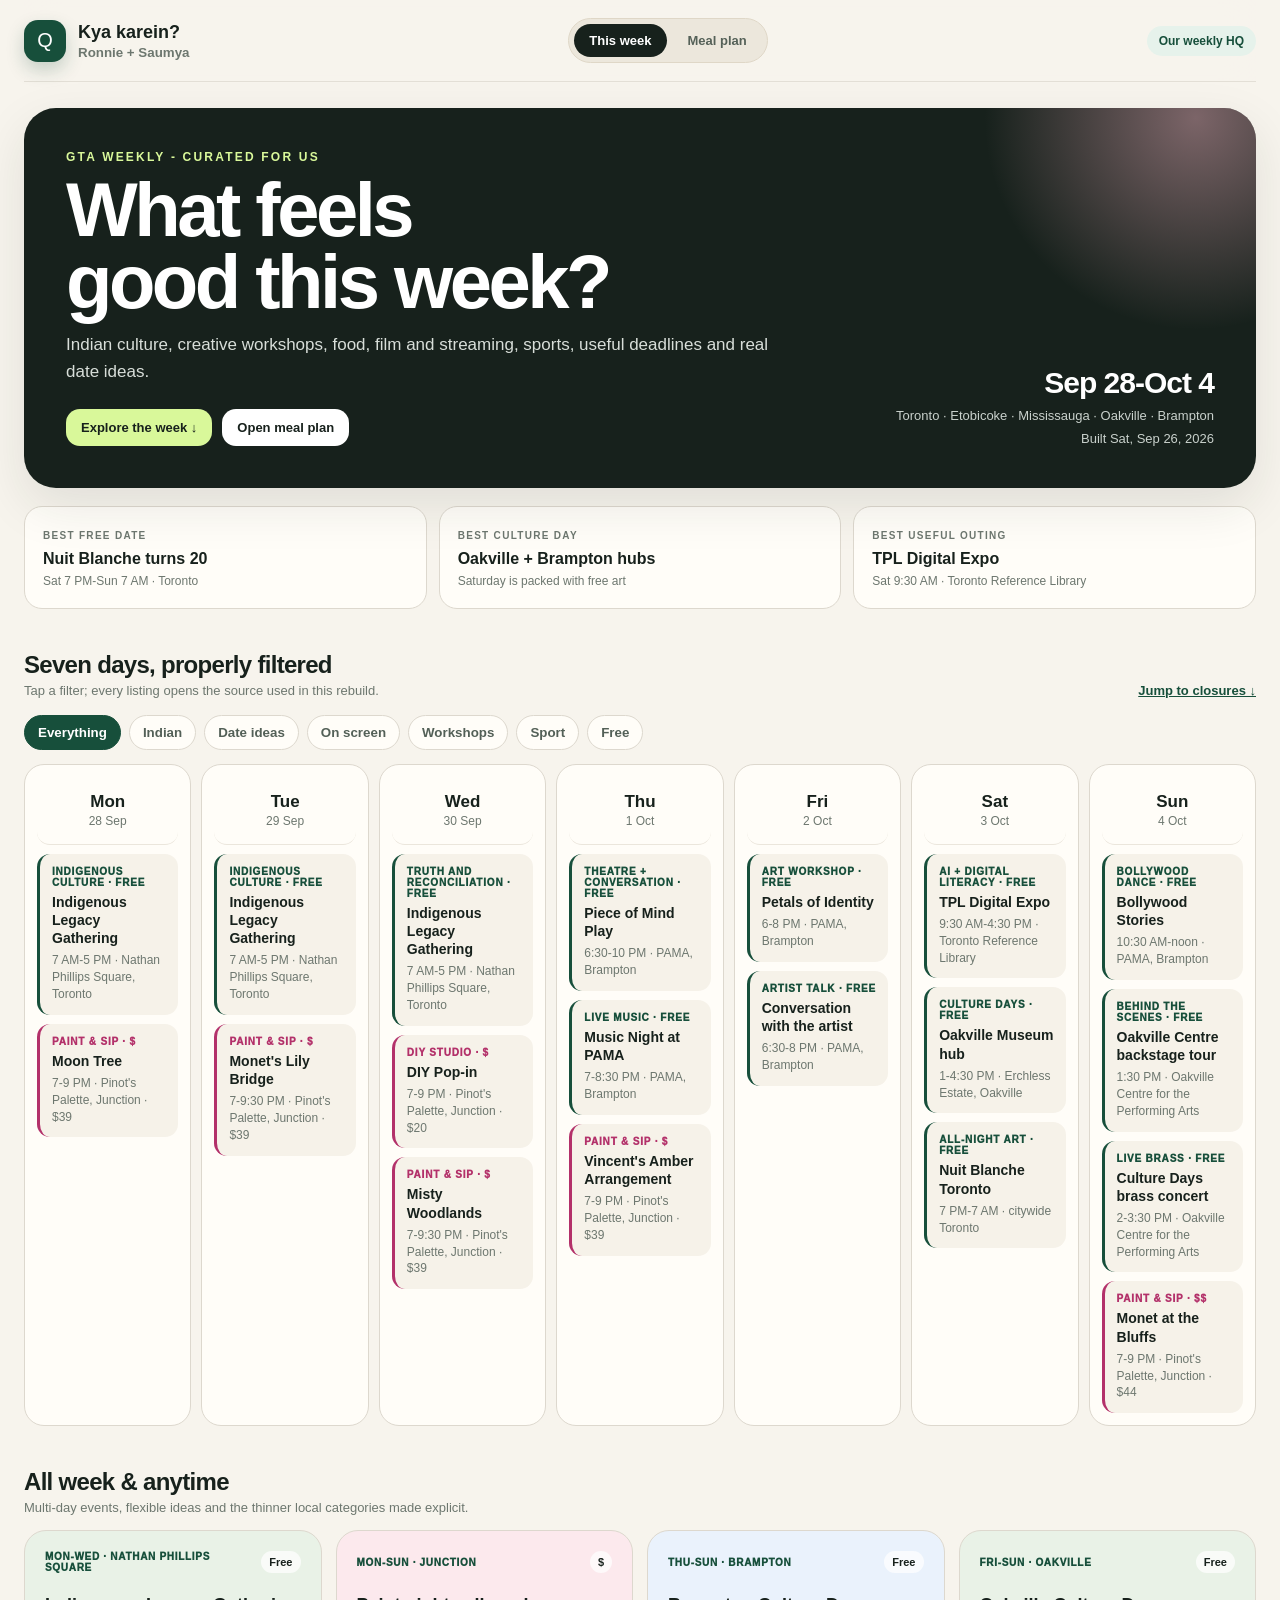
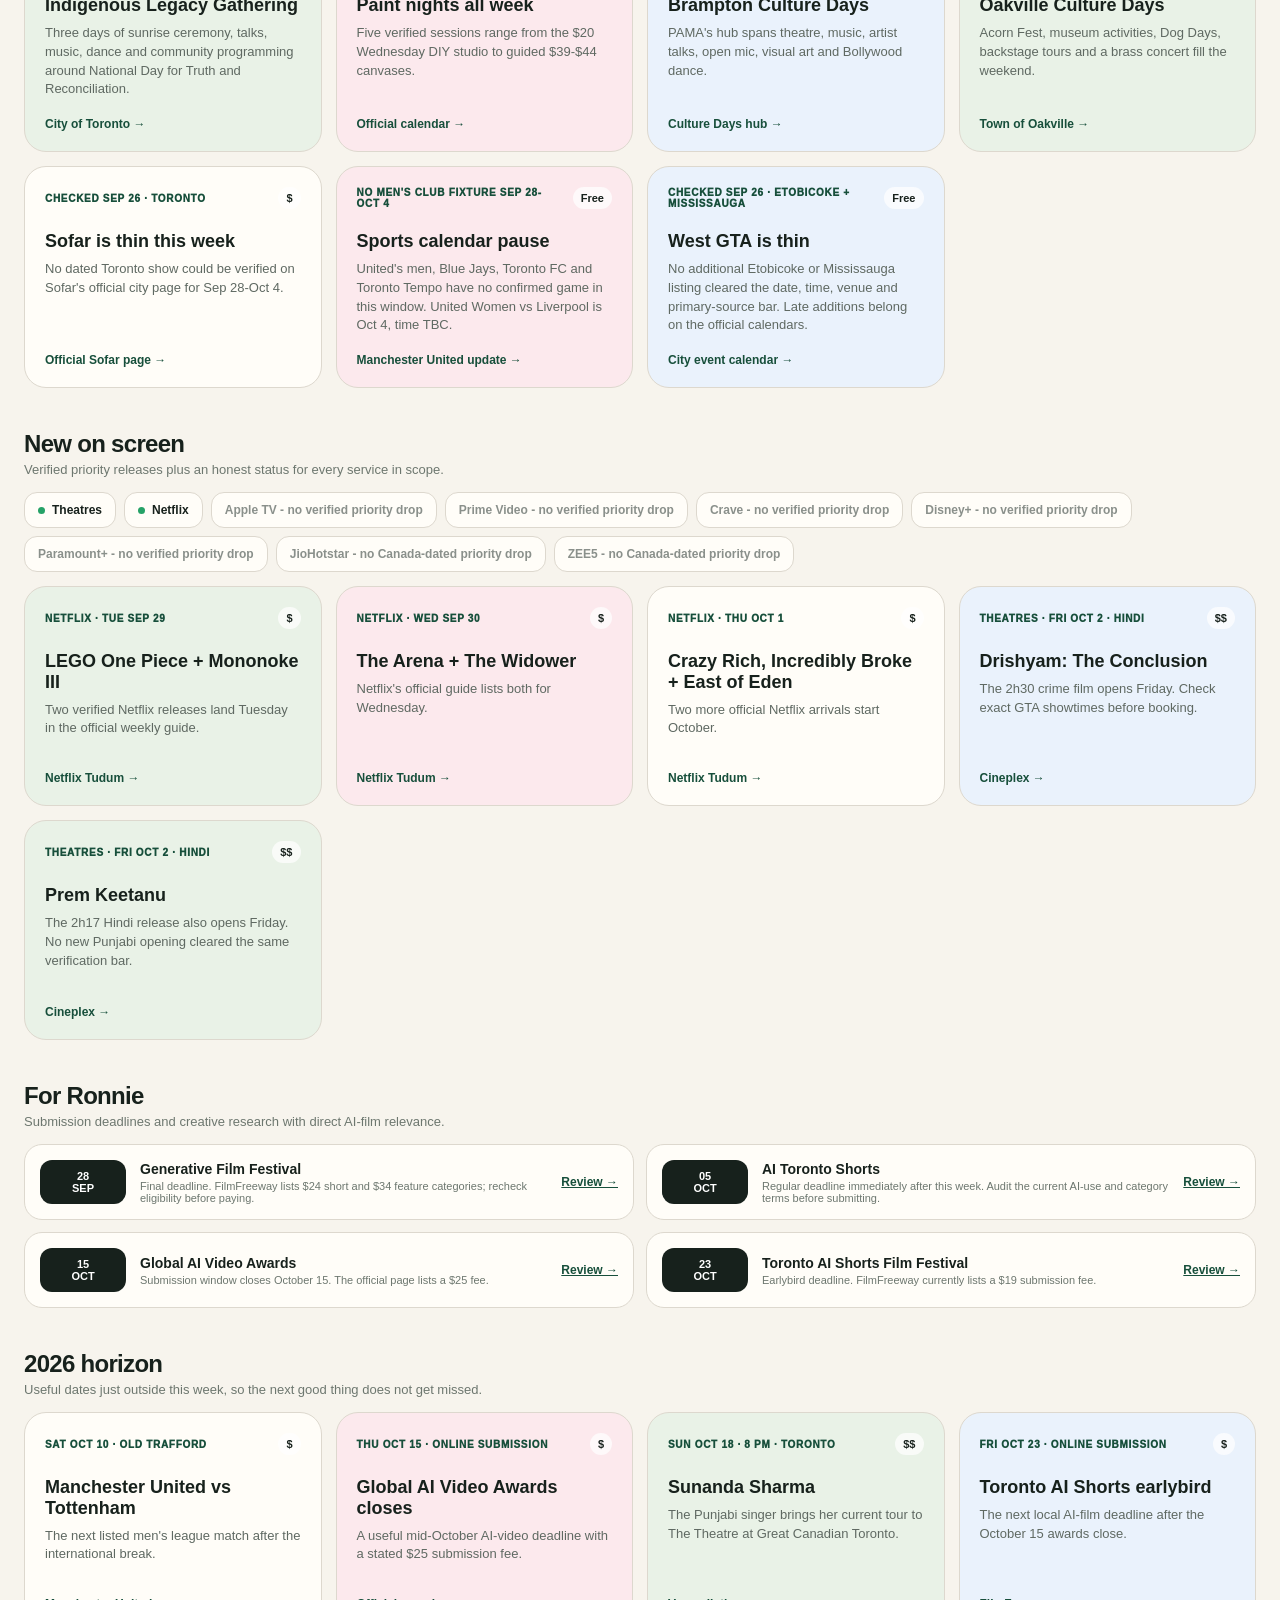
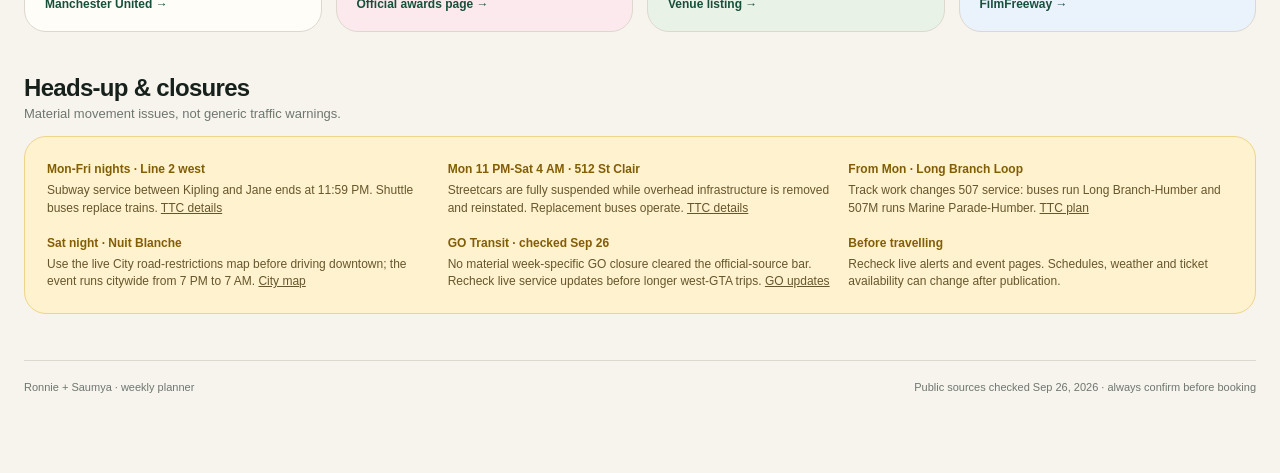
<file: index.html>
<!doctype html>
<html lang="en"><head><meta charset="utf-8"><meta name="viewport" content="width=device-width,initial-scale=1"><meta name="robots" content="noindex,nofollow"><title>Kya karein? - Week</title><meta name="description" content="Ronnie and Saumya's GTA week planner."><meta name="theme-color" content="#174f3b"><link rel="manifest" href="manifest.webmanifest"><link rel="apple-touch-icon" href="icons/qeera-192.png"><link rel="stylesheet" href="styles.css"></head>
<body data-page="week"><main class="shell">
<nav class="topbar" aria-label="Primary navigation"><a class="brand" href="index.html"><span class="brandmark">Q</span><span><b>Kya karein?</b><small>Ronnie + Saumya</small></span></a><div class="nav"><a class="active" href="index.html">This week</a><a href="meals.html">Meal plan</a></div><span class="privacy">Our weekly HQ</span></nav>
<header class="hero"><div><div class="eyebrow">GTA weekly - curated for us</div><h1>What feels<br>good this week?</h1><p>Indian culture, creative workshops, food, film and streaming, sports, useful deadlines and real date ideas.</p><div class="hero-actions"><a class="button" href="#calendar">Explore the week ↓</a><a class="button secondary" href="meals.html">Open meal plan</a></div></div><div class="weekstamp"><strong>Sep 28-Oct 4</strong><span>Toronto · Etobicoke · Mississauga · Oakville · Brampton</span><span>Built Sat, Sep 26, 2026</span></div></header>
<section class="pulse" aria-label="This week's pulse"><article class="pulse-card"><small>Best free date</small><strong>Nuit Blanche turns 20</strong><span>Sat 7 PM-Sun 7 AM · Toronto</span></article><article class="pulse-card"><small>Best culture day</small><strong>Oakville + Brampton hubs</strong><span>Saturday is packed with free art</span></article><article class="pulse-card"><small>Best useful outing</small><strong>TPL Digital Expo</strong><span>Sat 9:30 AM · Toronto Reference Library</span></article></section>

<section class="section" id="calendar"><div class="section-head"><div><h2>Seven days, properly filtered</h2><p>Tap a filter; every listing opens the source used in this rebuild.</p></div><a class="section-link" href="#heads-up">Jump to closures ↓</a></div><div class="filters" role="group" aria-label="Event filters"><button class="filter active" data-filter="all">Everything</button><button class="filter" data-filter="indian">Indian</button><button class="filter" data-filter="date">Date ideas</button><button class="filter" data-filter="screen">On screen</button><button class="filter" data-filter="workshop">Workshops</button><button class="filter" data-filter="sport">Sport</button><button class="filter" data-filter="free">Free</button></div><div class="days">
<article class="day-card" data-date="2026-09-28"><div class="day-head"><b>Mon</b><span>28 Sep</span></div>
  <a class="event free" data-tags="date free indian" href="https://secure.toronto.ca/council/agenda-item.do?item=2026.TE29.25" target="_blank" rel="noopener"><small>Indigenous culture · Free</small><b>Indigenous Legacy Gathering</b><span>7 AM-5 PM · Nathan Phillips Square, Toronto</span></a>
  <a class="event workshop" data-tags="date workshop" href="https://www.pinotspalette.com/toronto/events" target="_blank" rel="noopener"><small>Paint &amp; sip · $</small><b>Moon Tree</b><span>7-9 PM · Pinot's Palette, Junction · $39</span></a>
</article>
<article class="day-card" data-date="2026-09-29"><div class="day-head"><b>Tue</b><span>29 Sep</span></div>
  <a class="event free" data-tags="date free indian" href="https://secure.toronto.ca/council/agenda-item.do?item=2026.TE29.25" target="_blank" rel="noopener"><small>Indigenous culture · Free</small><b>Indigenous Legacy Gathering</b><span>7 AM-5 PM · Nathan Phillips Square, Toronto</span></a>
  <a class="event workshop" data-tags="date workshop" href="https://www.pinotspalette.com/toronto/events" target="_blank" rel="noopener"><small>Paint &amp; sip · $</small><b>Monet's Lily Bridge</b><span>7-9:30 PM · Pinot's Palette, Junction · $39</span></a>
</article>
<article class="day-card" data-date="2026-09-30"><div class="day-head"><b>Wed</b><span>30 Sep</span></div>
  <a class="event free" data-tags="date free indian" href="https://secure.toronto.ca/council/agenda-item.do?item=2026.TE29.25" target="_blank" rel="noopener"><small>Truth and Reconciliation · Free</small><b>Indigenous Legacy Gathering</b><span>7 AM-5 PM · Nathan Phillips Square, Toronto</span></a>
  <a class="event workshop" data-tags="date workshop" href="https://www.pinotspalette.com/toronto/events" target="_blank" rel="noopener"><small>DIY studio · $</small><b>DIY Pop-in</b><span>7-9 PM · Pinot's Palette, Junction · $20</span></a>
  <a class="event workshop" data-tags="date workshop" href="https://www.pinotspalette.com/toronto/events" target="_blank" rel="noopener"><small>Paint &amp; sip · $</small><b>Misty Woodlands</b><span>7-9:30 PM · Pinot's Palette, Junction · $39</span></a>
</article>
<article class="day-card" data-date="2026-10-01"><div class="day-head"><b>Thu</b><span>1 Oct</span></div>
  <a class="event free" data-tags="date workshop free" href="https://culturedays.ca/en/hubs/e3ff9710-6479-4ae6-81cb-d4964bab1d7f" target="_blank" rel="noopener"><small>Theatre + conversation · Free</small><b>Piece of Mind Play</b><span>6:30-10 PM · PAMA, Brampton</span></a>
  <a class="event free" data-tags="date free" href="https://culturedays.ca/en/hubs/e3ff9710-6479-4ae6-81cb-d4964bab1d7f" target="_blank" rel="noopener"><small>Live music · Free</small><b>Music Night at PAMA</b><span>7-8:30 PM · PAMA, Brampton</span></a>
  <a class="event workshop" data-tags="date workshop" href="https://www.pinotspalette.com/toronto/events" target="_blank" rel="noopener"><small>Paint &amp; sip · $</small><b>Vincent's Amber Arrangement</b><span>7-9 PM · Pinot's Palette, Junction · $39</span></a>
</article>
<article class="day-card" data-date="2026-10-02"><div class="day-head"><b>Fri</b><span>2 Oct</span></div>
  <a class="event free" data-tags="date workshop free" href="https://culturedays.ca/en/hubs/e3ff9710-6479-4ae6-81cb-d4964bab1d7f" target="_blank" rel="noopener"><small>Art workshop · Free</small><b>Petals of Identity</b><span>6-8 PM · PAMA, Brampton</span></a>
  <a class="event free" data-tags="date workshop free" href="https://culturedays.ca/en/hubs/e3ff9710-6479-4ae6-81cb-d4964bab1d7f" target="_blank" rel="noopener"><small>Artist talk · Free</small><b>Conversation with the artist</b><span>6:30-8 PM · PAMA, Brampton</span></a>
</article>
<article class="day-card" data-date="2026-10-03"><div class="day-head"><b>Sat</b><span>3 Oct</span></div>
  <a class="event free" data-tags="date workshop free" href="https://tpl.ca/programs-and-classes/featured/digital-inclusion-week/digital-expo/" target="_blank" rel="noopener"><small>AI + digital literacy · Free</small><b>TPL Digital Expo</b><span>9:30 AM-4:30 PM · Toronto Reference Library</span></a>
  <a class="event free" data-tags="date workshop free" href="https://www.oakville.ca/community-events/events/town-of-oakville-events/culture-days/" target="_blank" rel="noopener"><small>Culture Days · Free</small><b>Oakville Museum hub</b><span>1-4:30 PM · Erchless Estate, Oakville</span></a>
  <a class="event free" data-tags="date free" href="https://www.toronto.ca/news/nuit-blanches-20th-anniversary-edition-features-new-commissions-and-remounts-of-iconic-past-works/" target="_blank" rel="noopener"><small>All-night art · Free</small><b>Nuit Blanche Toronto</b><span>7 PM-7 AM · citywide Toronto</span></a>
</article>
<article class="day-card" data-date="2026-10-04"><div class="day-head"><b>Sun</b><span>4 Oct</span></div>
  <a class="event free" data-tags="indian date workshop free" href="https://culturedays.ca/en/hubs/e3ff9710-6479-4ae6-81cb-d4964bab1d7f" target="_blank" rel="noopener"><small>Bollywood dance · Free</small><b>Bollywood Stories</b><span>10:30 AM-noon · PAMA, Brampton</span></a>
  <a class="event free" data-tags="date workshop free" href="https://www.oakville.ca/community-events/events/town-of-oakville-events/culture-days/" target="_blank" rel="noopener"><small>Behind the scenes · Free</small><b>Oakville Centre backstage tour</b><span>1:30 PM · Oakville Centre for the Performing Arts</span></a>
  <a class="event free" data-tags="date free" href="https://www.oakville.ca/community-events/events/town-of-oakville-events/culture-days/" target="_blank" rel="noopener"><small>Live brass · Free</small><b>Culture Days brass concert</b><span>2-3:30 PM · Oakville Centre for the Performing Arts</span></a>
  <a class="event workshop" data-tags="date workshop" href="https://www.pinotspalette.com/toronto/events" target="_blank" rel="noopener"><small>Paint &amp; sip · $$</small><b>Monet at the Bluffs</b><span>7-9 PM · Pinot's Palette, Junction · $44</span></a>
</article></div></section>

<section class="section"><div class="section-head"><div><h2>All week &amp; anytime</h2><p>Multi-day events, flexible ideas and the thinner local categories made explicit.</p></div></div><div class="grid">
  <a class="feature-card tint-green" href="https://secure.toronto.ca/council/agenda-item.do?item=2026.TE29.25" target="_blank" rel="noopener"><div class="feature-top"><span class="tag">Mon-Wed · Nathan Phillips Square</span><span class="price">Free</span></div><h3>Indigenous Legacy Gathering</h3><p>Three days of sunrise ceremony, talks, music, dance and community programming around National Day for Truth and Reconciliation.</p><span class="source">City of Toronto →</span></a>
  <a class="feature-card tint-pink" href="https://www.pinotspalette.com/toronto/events" target="_blank" rel="noopener"><div class="feature-top"><span class="tag">Mon-Sun · Junction</span><span class="price">$</span></div><h3>Paint nights all week</h3><p>Five verified sessions range from the $20 Wednesday DIY studio to guided $39-$44 canvases.</p><span class="source">Official calendar →</span></a>
  <a class="feature-card tint-blue" href="https://culturedays.ca/en/hubs/e3ff9710-6479-4ae6-81cb-d4964bab1d7f" target="_blank" rel="noopener"><div class="feature-top"><span class="tag">Thu-Sun · Brampton</span><span class="price">Free</span></div><h3>Brampton Culture Days</h3><p>PAMA's hub spans theatre, music, artist talks, open mic, visual art and Bollywood dance.</p><span class="source">Culture Days hub →</span></a>
  <a class="feature-card tint-green" href="https://www.oakville.ca/community-events/events/town-of-oakville-events/culture-days/" target="_blank" rel="noopener"><div class="feature-top"><span class="tag">Fri-Sun · Oakville</span><span class="price">Free</span></div><h3>Oakville Culture Days</h3><p>Acorn Fest, museum activities, Dog Days, backstage tours and a brass concert fill the weekend.</p><span class="source">Town of Oakville →</span></a>
  <a class="feature-card" href="https://www.sofarsounds.com/cities/toronto" target="_blank" rel="noopener"><div class="feature-top"><span class="tag">Checked Sep 26 · Toronto</span><span class="price">$</span></div><h3>Sofar is thin this week</h3><p>No dated Toronto show could be verified on Sofar's official city page for Sep 28-Oct 4.</p><span class="source">Official Sofar page →</span></a>
  <a class="feature-card tint-pink" href="https://www.manutd.com/en/news/fixture-changes-four-oct-2026-games-rescheduled" target="_blank" rel="noopener"><div class="feature-top"><span class="tag">No men's club fixture Sep 28-Oct 4</span><span class="price">Free</span></div><h3>Sports calendar pause</h3><p>United's men, Blue Jays, Toronto FC and Toronto Tempo have no confirmed game in this window. United Women vs Liverpool is Oct 4, time TBC.</p><span class="source">Manchester United update →</span></a>
  <a class="feature-card tint-blue" href="https://www.toronto.ca/explore-enjoy/festivals-events/festivals-events-calendar/" target="_blank" rel="noopener"><div class="feature-top"><span class="tag">Checked Sep 26 · Etobicoke + Mississauga</span><span class="price">Free</span></div><h3>West GTA is thin</h3><p>No additional Etobicoke or Mississauga listing cleared the date, time, venue and primary-source bar. Late additions belong on the official calendars.</p><span class="source">City event calendar →</span></a>
</div></section>

<section class="section"><div class="section-head"><div><h2>New on screen</h2><p>Verified priority releases plus an honest status for every service in scope.</p></div></div><div class="platforms" aria-label="Streaming services checked"><span class="platform live">Theatres</span><span class="platform live">Netflix</span><span class="platform quiet">Apple TV - no verified priority drop</span><span class="platform quiet">Prime Video - no verified priority drop</span><span class="platform quiet">Crave - no verified priority drop</span><span class="platform quiet">Disney+ - no verified priority drop</span><span class="platform quiet">Paramount+ - no verified priority drop</span><span class="platform quiet">JioHotstar - no Canada-dated priority drop</span><span class="platform quiet">ZEE5 - no Canada-dated priority drop</span></div><div class="grid" style="margin-top:14px">
  <a class="feature-card tint-green" href="https://www.netflix.com/tudum/articles/what-to-watch-on-netflix-september-25-2026" target="_blank" rel="noopener"><div class="feature-top"><span class="tag">Netflix · Tue Sep 29</span><span class="price">$</span></div><h3>LEGO One Piece + Mononoke III</h3><p>Two verified Netflix releases land Tuesday in the official weekly guide.</p><span class="source">Netflix Tudum →</span></a>
  <a class="feature-card tint-pink" href="https://www.netflix.com/tudum/articles/what-to-watch-on-netflix-september-25-2026" target="_blank" rel="noopener"><div class="feature-top"><span class="tag">Netflix · Wed Sep 30</span><span class="price">$</span></div><h3>The Arena + The Widower</h3><p>Netflix's official guide lists both for Wednesday.</p><span class="source">Netflix Tudum →</span></a>
  <a class="feature-card" href="https://www.netflix.com/tudum/articles/what-to-watch-on-netflix-september-25-2026" target="_blank" rel="noopener"><div class="feature-top"><span class="tag">Netflix · Thu Oct 1</span><span class="price">$</span></div><h3>Crazy Rich, Incredibly Broke + East of Eden</h3><p>Two more official Netflix arrivals start October.</p><span class="source">Netflix Tudum →</span></a>
  <a class="feature-card tint-blue" href="https://www.cineplex.com/movie/drishyam-the-conclusion-hindi-west" target="_blank" rel="noopener"><div class="feature-top"><span class="tag">Theatres · Fri Oct 2 · Hindi</span><span class="price">$$</span></div><h3>Drishyam: The Conclusion</h3><p>The 2h30 crime film opens Friday. Check exact GTA showtimes before booking.</p><span class="source">Cineplex →</span></a>
  <a class="feature-card tint-green" href="https://www.cineplex.com/movie/prem-keetanu-hindi-west" target="_blank" rel="noopener"><div class="feature-top"><span class="tag">Theatres · Fri Oct 2 · Hindi</span><span class="price">$$</span></div><h3>Prem Keetanu</h3><p>The 2h17 Hindi release also opens Friday. No new Punjabi opening cleared the same verification bar.</p><span class="source">Cineplex →</span></a>
</div></section>

<section class="section"><div class="section-head"><div><h2>For Ronnie</h2><p>Submission deadlines and creative research with direct AI-film relevance.</p></div></div><div class="deadline-list">
  <article class="deadline"><time>28<br>SEP</time><div><b>Generative Film Festival</b><span>Final deadline. FilmFreeway lists $24 short and $34 feature categories; recheck eligibility before paying.</span></div><a href="https://filmfreeway.com/GenerativeFilmFest" target="_blank" rel="noopener">Review →</a></article>
  <article class="deadline"><time>05<br>OCT</time><div><b>AI Toronto Shorts</b><span>Regular deadline immediately after this week. Audit the current AI-use and category terms before submitting.</span></div><a href="https://filmfreeway.com/taiffest" target="_blank" rel="noopener">Review →</a></article>
  <article class="deadline"><time>15<br>OCT</time><div><b>Global AI Video Awards</b><span>Submission window closes October 15. The official page lists a $25 fee.</span></div><a href="https://www.ganymedeproject.com/" target="_blank" rel="noopener">Review →</a></article>
  <article class="deadline"><time>23<br>OCT</time><div><b>Toronto AI Shorts Film Festival</b><span>Earlybird deadline. FilmFreeway currently lists a $19 submission fee.</span></div><a href="https://filmfreeway.com/TorontoAIShortsFilmFestival" target="_blank" rel="noopener">Review →</a></article>
</div></section>

<section class="section"><div class="section-head"><div><h2>2026 horizon</h2><p>Useful dates just outside this week, so the next good thing does not get missed.</p></div></div><div class="grid">
  <a class="feature-card" href="https://www.manutd.com/en/news/fixture-changes-four-oct-2026-games-rescheduled" target="_blank" rel="noopener"><div class="feature-top"><span class="tag">Sat Oct 10 · Old Trafford</span><span class="price">$</span></div><h3>Manchester United vs Tottenham</h3><p>The next listed men's league match after the international break.</p><span class="source">Manchester United →</span></a>
  <a class="feature-card tint-pink" href="https://www.ganymedeproject.com/" target="_blank" rel="noopener"><div class="feature-top"><span class="tag">Thu Oct 15 · online submission</span><span class="price">$</span></div><h3>Global AI Video Awards closes</h3><p>A useful mid-October AI-video deadline with a stated $25 submission fee.</p><span class="source">Official awards page →</span></a>
  <a class="feature-card tint-green" href="https://greatcanadian.com/event/sunanda-sharma-2026/" target="_blank" rel="noopener"><div class="feature-top"><span class="tag">Sun Oct 18 · 8 PM · Toronto</span><span class="price">$$</span></div><h3>Sunanda Sharma</h3><p>The Punjabi singer brings her current tour to The Theatre at Great Canadian Toronto.</p><span class="source">Venue listing →</span></a>
  <a class="feature-card tint-blue" href="https://filmfreeway.com/TorontoAIShortsFilmFestival" target="_blank" rel="noopener"><div class="feature-top"><span class="tag">Fri Oct 23 · online submission</span><span class="price">$</span></div><h3>Toronto AI Shorts earlybird</h3><p>The next local AI-film deadline after the October 15 awards close.</p><span class="source">FilmFreeway →</span></a>
</div></section>

<section class="section" id="heads-up"><div class="section-head"><div><h2>Heads-up &amp; closures</h2><p>Material movement issues, not generic traffic warnings.</p></div></div><div class="heads-up"><div class="heads-grid">
  <div class="heads-item"><b>Mon-Fri nights · Line 2 west</b><p>Subway service between Kipling and Jane ends at 11:59 PM. Shuttle buses replace trains. <a href="https://www.ttc.ca/service-advisories/subway-service/Line-2-Kipling-to-Jane-Nightly-early-closures-Sep-28-to-2-2026" target="_blank" rel="noopener">TTC details</a></p></div>
  <div class="heads-item"><b>Mon 11 PM-Sat 4 AM · 512 St Clair</b><p>Streetcars are fully suspended while overhead infrastructure is removed and reinstated. Replacement buses operate. <a href="https://www.ttc.ca/service-advisories/construction-notices/Overhead-Infrastructure-Removal-and-Reinstatement-at-the-St-Clair-Avenue-West-Rail-Bridge" target="_blank" rel="noopener">TTC details</a></p></div>
  <div class="heads-item"><b>From Mon · Long Branch Loop</b><p>Track work changes 507 service: buses run Long Branch-Humber and 507M runs Marine Parade-Humber. <a href="https://www.ttc.ca/about-the-ttc/projects-and-plans/Long-Branch-Loop-Track-Renewal" target="_blank" rel="noopener">TTC plan</a></p></div>
  <div class="heads-item"><b>Sat night · Nuit Blanche</b><p>Use the live City road-restrictions map before driving downtown; the event runs citywide from 7 PM to 7 AM. <a href="https://www.toronto.ca/services-payments/streets-parking-transportation/road-restrictions-closures/restrictions-map/" target="_blank" rel="noopener">City map</a></p></div>
  <div class="heads-item"><b>GO Transit · checked Sep 26</b><p>No material week-specific GO closure cleared the official-source bar. Recheck live service updates before longer west-GTA trips. <a href="https://www.gotransit.com/en/service-updates/service-updates" target="_blank" rel="noopener">GO updates</a></p></div>
  <div class="heads-item"><b>Before travelling</b><p>Recheck live alerts and event pages. Schedules, weather and ticket availability can change after publication.</p></div>
</div></div></section>
<footer class="footer"><span>Ronnie + Saumya · weekly planner</span><span>Public sources checked Sep 26, 2026 · always confirm before booking</span></footer></main><script src="app.js"></script></body></html>
</file>
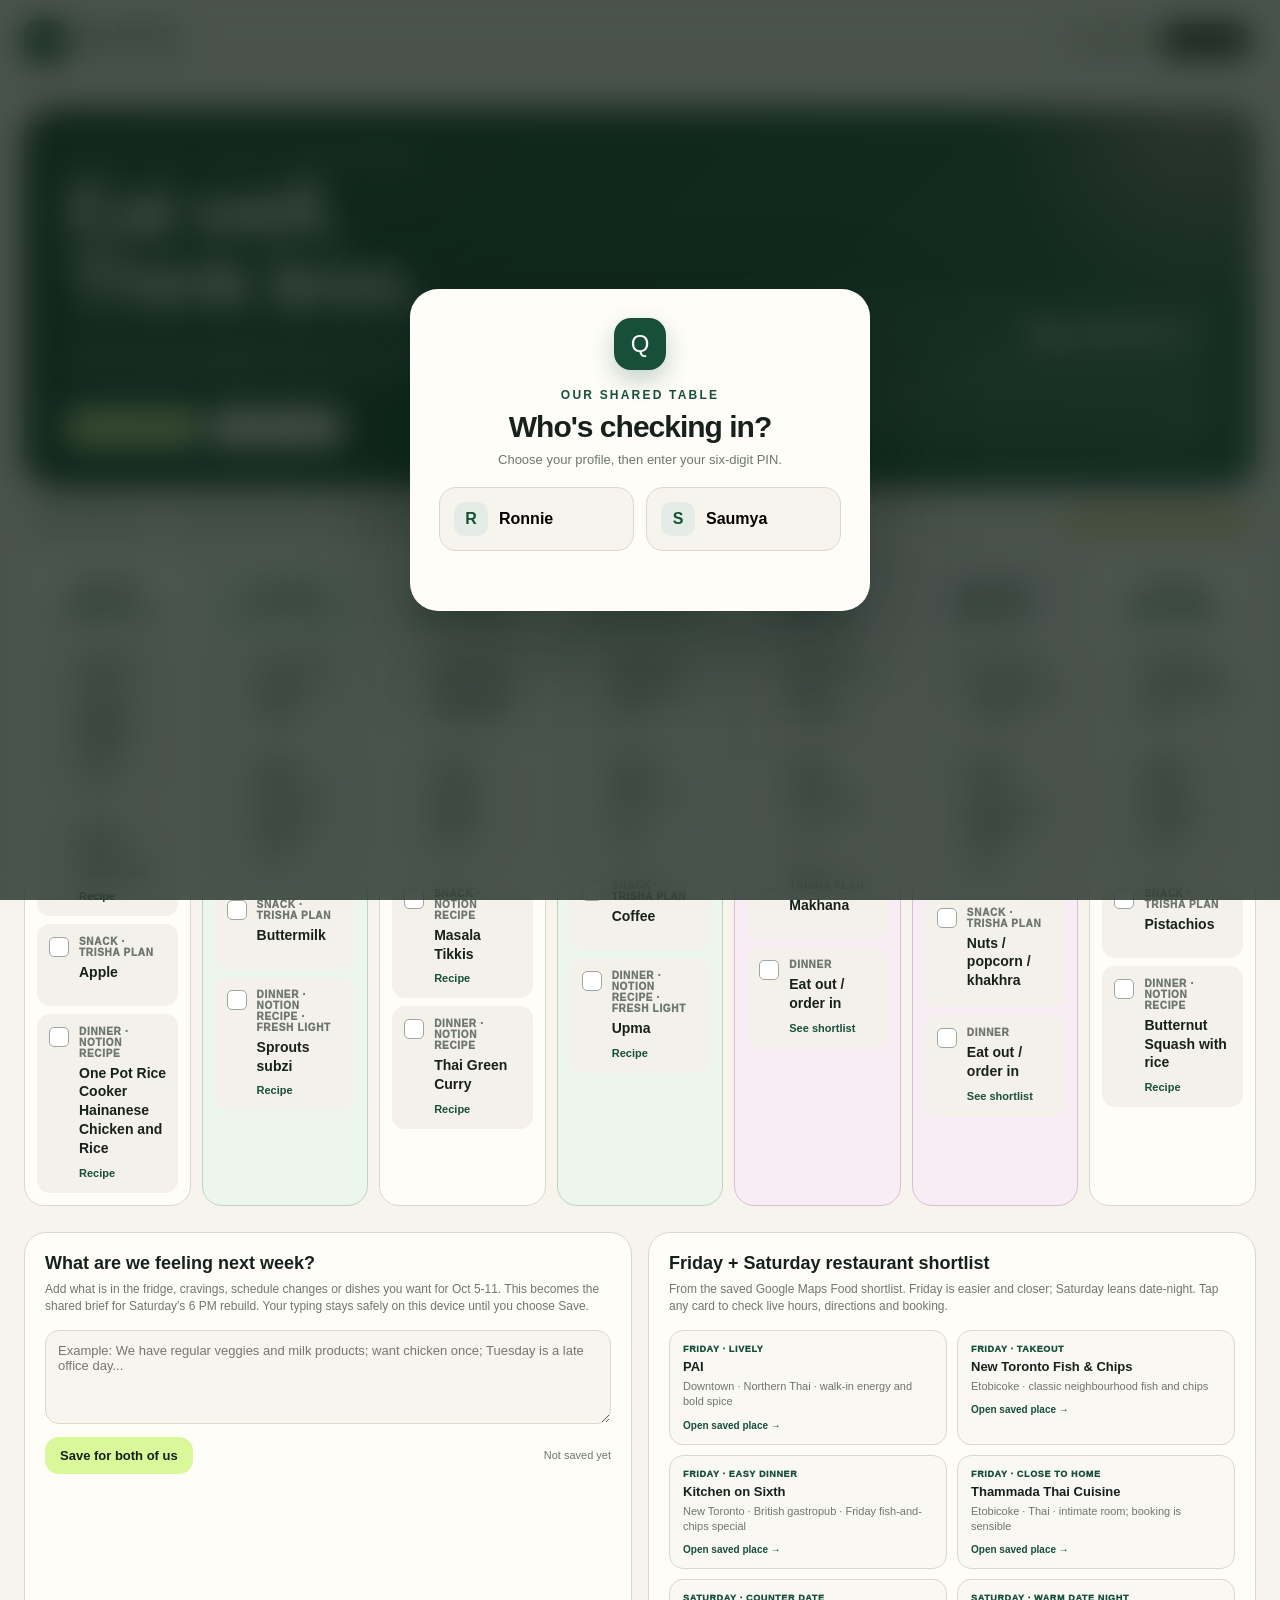
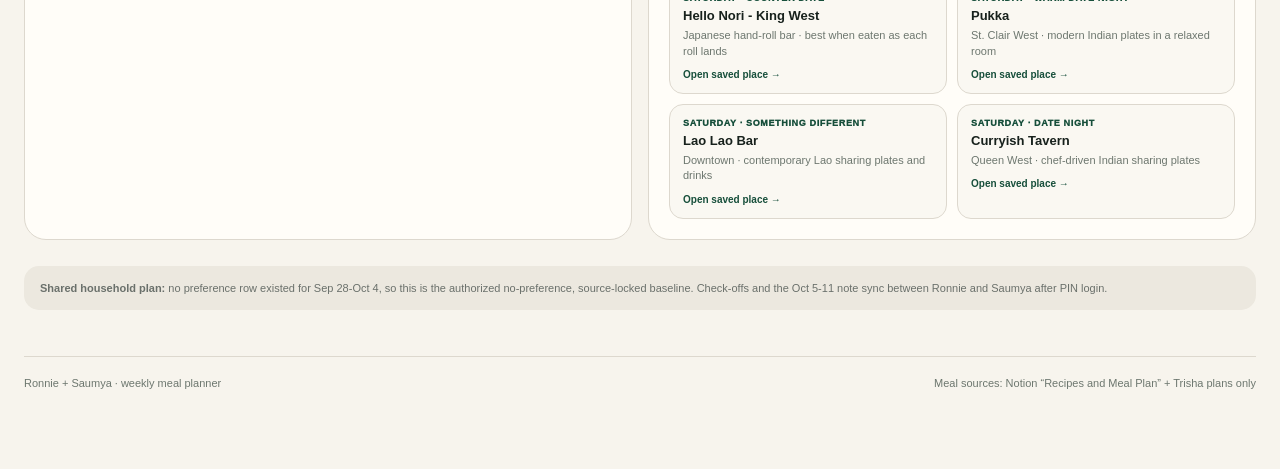
<file: meals.html>
<!doctype html>
<html lang="en">
<head>
  <meta charset="utf-8">
  <meta name="viewport" content="width=device-width,initial-scale=1">
  <meta name="robots" content="noindex,nofollow">
  <title>Kya karein? - Meal plan</title>
  <meta name="description" content="Ronnie and Saumya's private weekly meal planner.">
  <meta name="theme-color" content="#174f3b">
  <link rel="manifest" href="manifest.webmanifest">
  <link rel="apple-touch-icon" href="icons/qeera-192.png">
  <link rel="stylesheet" href="styles.css">
</head>
<body data-page="meals" data-preference-week-start="2026-09-28">
<main class="shell">
  <nav class="topbar" aria-label="Primary navigation">
    <a class="brand" href="index.html"><span class="brandmark">Q</span><span><b>Kya karein?</b><small>Ronnie + Saumya</small></span></a>
    <div class="nav"><a href="index.html">This week</a><a class="active" href="meals.html">Meal plan</a></div>
    <button class="account-button" id="account-button" type="button" hidden>Account</button>
  </nav>

  <header class="hero meal-hero">
    <div>
      <div class="eyebrow">Weekly table · source-locked baseline</div>
      <h1>Eat well.<br>Think less.</h1>
      <p>A balanced seven-day plan built only from Trisha's plans and recipes fetched directly from your Notion database. Tuesday and Thursday are fresh, light cooking days.</p>
      <div class="hero-actions"><button class="button" id="reset-checks">Reset check-offs</button><a class="button secondary" href="#notes">Add preferences</a></div>
    </div>
    <div class="weekstamp"><strong>Sep 28-Oct 4</strong><span>source-locked · 0 detoxes · fresh Tue + Thu</span><div class="progress-track"><div class="progress-fill" id="progress-fill"></div></div><div class="progress-copy"><span id="progress-count">0 of 28 checked</span><span id="progress-percent">0%</span></div></div>
  </header>

  <div class="meal-toolbar">
    <div class="rule-pills"><span>Light breakfasts only</span><span>Tue + Thu fresh light cook</span><span>0 detoxes this week</span><span>No leftovers by default</span><span>No invented meals</span><span>Fri + Sat dinner out</span></div>
    <span class="draft-state">Notion + Trisha audited Sep 26</span>
  </div>

  <section class="meal-week" data-week-start="2026-09-28" aria-label="Weekly meal plan">
    <article class="meal-day" data-date="2026-09-28"><header><b>Monday</b><span>Lahori dal + Hainanese chicken</span></header>
      <label class="meal"><input type="checkbox" data-meal="mon-breakfast"><small>Breakfast · Notion recipe</small><b>Healthy Banana Protein Bread</b><button type="button" data-recipe="banana-protein-bread">Recipe</button></label>
      <label class="meal"><input type="checkbox" data-meal="mon-lunch"><small>Lunch · Notion recipe</small><b>Lahori Dal</b><button type="button" data-recipe="lahori-dal">Recipe</button></label>
      <label class="meal"><input type="checkbox" data-meal="mon-snack"><small>Snack · Trisha plan</small><b>Apple</b></label>
      <label class="meal"><input type="checkbox" data-meal="mon-dinner"><small>Dinner · Notion recipe</small><b>One Pot Rice Cooker Hainanese Chicken and Rice</b><button type="button" data-recipe="hainanese-chicken-rice">Recipe</button></label>
    </article>

    <article class="meal-day light" data-date="2026-09-29"><header><b>Tuesday</b><span>Fresh light cook</span></header>
      <label class="meal"><input type="checkbox" data-meal="tue-breakfast"><small>Breakfast · Trisha plan</small><b>Papaya + seeds</b></label>
      <label class="meal"><input type="checkbox" data-meal="tue-lunch"><small>Lunch · Notion recipe · fresh light</small><b>Mix Veg / Bhindi</b><button type="button" data-recipe="mix-veg-bhindi">Recipe</button></label>
      <label class="meal"><input type="checkbox" data-meal="tue-snack"><small>Snack · Trisha plan</small><b>Buttermilk</b></label>
      <label class="meal"><input type="checkbox" data-meal="tue-dinner"><small>Dinner · Notion recipe · fresh light</small><b>Sprouts subzi</b><button type="button" data-recipe="sprouts-subzi">Recipe</button></label>
    </article>

    <article class="meal-day" data-date="2026-09-30"><header><b>Wednesday</b><span>Baigan bhaat + Thai green curry</span></header>
      <label class="meal"><input type="checkbox" data-meal="wed-breakfast"><small>Breakfast · Trisha plan</small><b>Egg whites + vegetables</b></label>
      <label class="meal"><input type="checkbox" data-meal="wed-lunch"><small>Lunch · Notion recipe</small><b>Baigan Bhaat</b><button type="button" data-recipe="baigan-bhaat">Recipe</button></label>
      <label class="meal"><input type="checkbox" data-meal="wed-snack"><small>Snack · Notion recipe</small><b>Masala Tikkis</b><button type="button" data-recipe="masala-tikkis">Recipe</button></label>
      <label class="meal"><input type="checkbox" data-meal="wed-dinner"><small>Dinner · Notion recipe</small><b>Thai Green Curry</b><button type="button" data-recipe="thai-green-curry">Recipe</button></label>
    </article>

    <article class="meal-day light" data-date="2026-10-01"><header><b>Thursday</b><span>Fresh light cook</span></header>
      <label class="meal"><input type="checkbox" data-meal="thu-breakfast"><small>Breakfast · Trisha plan</small><b>Avocado + nuts</b></label>
      <label class="meal"><input type="checkbox" data-meal="thu-lunch"><small>Lunch · Notion recipe · fresh light</small><b>Poha</b><button type="button" data-recipe="poha">Recipe</button></label>
      <label class="meal"><input type="checkbox" data-meal="thu-snack"><small>Snack · Trisha plan</small><b>Coffee</b></label>
      <label class="meal"><input type="checkbox" data-meal="thu-dinner"><small>Dinner · Notion recipe · fresh light</small><b>Upma</b><button type="button" data-recipe="upma">Recipe</button></label>
    </article>

    <article class="meal-day out" data-date="2026-10-02"><header><b>Friday</b><span>Yellow dal + dinner out</span></header>
      <label class="meal"><input type="checkbox" data-meal="fri-breakfast"><small>Breakfast · Trisha plan</small><b>Fruit + walnuts</b></label>
      <label class="meal"><input type="checkbox" data-meal="fri-lunch"><small>Lunch · Notion recipe</small><b>Yellow Dal</b><button type="button" data-recipe="yellow-dal">Recipe</button></label>
      <label class="meal"><input type="checkbox" data-meal="fri-snack"><small>Snack · Trisha plan</small><b>Makhana</b></label>
      <label class="meal"><input type="checkbox" data-meal="fri-dinner"><small>Dinner</small><b>Eat out / order in</b><button type="button" data-scroll-restaurants>See shortlist</button></label>
    </article>

    <article class="meal-day out" data-date="2026-10-03"><header><b>Saturday</b><span>Nani's bateta + dinner out</span></header>
      <label class="meal"><input type="checkbox" data-meal="sat-breakfast"><small>Breakfast · Trisha plan</small><b>Pomegranate + seeds</b></label>
      <label class="meal"><input type="checkbox" data-meal="sat-lunch"><small>Lunch · Notion recipe</small><b>Nani's laal bateta nu shaak</b><button type="button" data-recipe="nani-laal-bateta">Recipe</button></label>
      <label class="meal"><input type="checkbox" data-meal="sat-snack"><small>Snack · Trisha plan</small><b>Nuts / popcorn / khakhra</b></label>
      <label class="meal"><input type="checkbox" data-meal="sat-dinner"><small>Dinner</small><b>Eat out / order in</b><button type="button" data-scroll-restaurants>See shortlist</button></label>
    </article>

    <article class="meal-day" data-date="2026-10-04"><header><b>Sunday</b><span>Thecha paneer + squash risotto</span></header>
      <label class="meal"><input type="checkbox" data-meal="sun-breakfast"><small>Breakfast · Trisha plan</small><b>Fruit shake + chia</b></label>
      <label class="meal"><input type="checkbox" data-meal="sun-lunch"><small>Lunch · Notion recipe</small><b>Thecha Paneer</b><button type="button" data-recipe="thecha-paneer">Recipe</button></label>
      <label class="meal"><input type="checkbox" data-meal="sun-snack"><small>Snack · Trisha plan</small><b>Pistachios</b></label>
      <label class="meal"><input type="checkbox" data-meal="sun-dinner"><small>Dinner · Notion recipe</small><b>Butternut Squash with rice</b><button type="button" data-recipe="butternut-squash-rice">Recipe</button></label>
    </article>
  </section>

  <section class="meal-bottom">
    <article class="panel" id="notes"><h3>What are we feeling next week?</h3><p>Add what is in the fridge, cravings, schedule changes or dishes you want for Oct 5-11. This becomes the shared brief for Saturday's 6 PM rebuild. Your typing stays safely on this device until you choose Save.</p><textarea class="note-input" id="preference-note" placeholder="Example: We have regular veggies and milk products; want chicken once; Tuesday is a late office day..."></textarea><div class="save-line"><button class="button" id="save-note">Save for both of us</button><span class="save-state" id="save-state">Not saved yet</span></div></article>

    <article class="panel" id="restaurants"><h3>Friday + Saturday restaurant shortlist</h3><p>From the saved Google Maps Food shortlist. Friday is easier and closer; Saturday leans date-night. Tap any card to check live hours, directions and booking.</p><div class="restaurant-row">
      <a class="restaurant-slot" href="https://www.google.com/maps/place/PAI/data=!4m2!3m1!1s0x882b34d9289991d5:0x5f596deace8d8b6a" target="_blank" rel="noopener"><small>Friday · lively</small><b>PAI</b><span>Downtown · Northern Thai · walk-in energy and bold spice</span><em>Open saved place →</em></a>
      <a class="restaurant-slot" href="https://www.google.com/maps/place/New+Toronto+Fish+%26+Chips/data=!4m2!3m1!1s0x882b49c56f5df963:0xab9041b69bbb2f5" target="_blank" rel="noopener"><small>Friday · takeout</small><b>New Toronto Fish &amp; Chips</b><span>Etobicoke · classic neighbourhood fish and chips</span><em>Open saved place →</em></a>
      <a class="restaurant-slot" href="https://www.google.com/maps/place/Kitchen+on+Sixth/data=!4m2!3m1!1s0x882b49cf815c0007:0xf7b63c07e70c5dfc" target="_blank" rel="noopener"><small>Friday · easy dinner</small><b>Kitchen on Sixth</b><span>New Toronto · British gastropub · Friday fish-and-chips special</span><em>Open saved place →</em></a>
      <a class="restaurant-slot" href="https://www.google.com/maps/place/Thammada+Thai+Cuisine/data=!4m2!3m1!1s0x882b494acbe1924b:0x27ad7e4a995cca31" target="_blank" rel="noopener"><small>Friday · close to home</small><b>Thammada Thai Cuisine</b><span>Etobicoke · Thai · intimate room; booking is sensible</span><em>Open saved place →</em></a>
      <a class="restaurant-slot" href="https://www.google.com/maps/place/Hello+Nori+-+King+West/data=!4m2!3m1!1s0x882b350051937c4d:0xcdd009ee80534141" target="_blank" rel="noopener"><small>Saturday · counter date</small><b>Hello Nori - King West</b><span>Japanese hand-roll bar · best when eaten as each roll lands</span><em>Open saved place →</em></a>
      <a class="restaurant-slot" href="https://www.google.com/maps/place/Pukka/data=!4m2!3m1!1s0x882b347f6eae6105:0x7e0ae68135c8bea6" target="_blank" rel="noopener"><small>Saturday · warm date night</small><b>Pukka</b><span>St. Clair West · modern Indian plates in a relaxed room</span><em>Open saved place →</em></a>
      <a class="restaurant-slot" href="https://www.google.com/maps/place/Lao+Lao+Bar/data=!4m2!3m1!1s0x882b34b3d6bad8cd:0xdd8799fc5a2d7b3e" target="_blank" rel="noopener"><small>Saturday · something different</small><b>Lao Lao Bar</b><span>Downtown · contemporary Lao sharing plates and drinks</span><em>Open saved place →</em></a>
      <a class="restaurant-slot" href="https://www.google.com/maps/place/Curryish+Tavern/data=!4m2!3m1!1s0x882b37ceb8a91b1f:0xd2459ba71af1fd66" target="_blank" rel="noopener"><small>Saturday · date night</small><b>Curryish Tavern</b><span>Queen West · chef-driven Indian sharing plates</span><em>Open saved place →</em></a>
    </div></article>
  </section>

  <div class="private-note" id="sync-state"><b>Shared household plan:</b> no preference row existed for Sep 28-Oct 4, so this is the authorized no-preference, source-locked baseline. Check-offs and the Oct 5-11 note sync between Ronnie and Saumya after PIN login.</div>
  <footer class="footer"><span>Ronnie + Saumya · weekly meal planner</span><span>Meal sources: Notion “Recipes and Meal Plan” + Trisha plans only</span></footer>
</main>

<section class="auth-gate" id="auth-gate" aria-labelledby="auth-title" hidden>
  <div class="auth-card">
    <span class="auth-mark">Q</span>
    <p class="eyebrow">Our shared table</p>
    <h2 id="auth-title">Who's checking in?</h2>
    <p>Choose your profile, then enter your six-digit PIN.</p>
    <div class="profile-choices" role="group" aria-label="Choose a profile">
      <button type="button" data-profile="ronnie"><b>R</b><span>Ronnie</span></button>
      <button type="button" data-profile="saumya"><b>S</b><span>Saumya</span></button>
    </div>
    <form id="pin-login-form">
      <div id="pin-panel" hidden>
        <label for="pin-input">Enter <span id="pin-person">your</span>'s PIN</label>
        <input id="pin-input" name="pin" type="password" inputmode="numeric" autocomplete="current-password" pattern="[0-9]{6}" maxlength="6" aria-describedby="auth-message">
        <button class="button auth-submit" type="submit">Open our plan</button>
      </div>
      <p class="auth-message" id="auth-message" aria-live="polite"></p>
    </form>
  </div>
</section>

<div class="modal" id="recipe-modal" role="dialog" aria-modal="true" aria-labelledby="recipe-title">
  <article class="modal-card"><div class="modal-head"><h3 id="recipe-title">Recipe</h3><button class="modal-close" aria-label="Close recipe">×</button></div><div class="recipe-copy" id="recipe-copy"></div><a class="recipe-source" id="recipe-source" href="#" target="_blank" rel="noopener">Open original in Notion →</a></article>
</div>
<script src="config.js"></script>
<script src="app.js"></script>
<script src="shared.js"></script>
</body>
</html>
</file>
<file: styles.css>
:root{
  --ink:#17211c;--muted:#6d776f;--paper:#f7f4ed;--card:#fffdf8;--line:#ddd8ce;
  --green:#174f3b;--lime:#d9f89a;--rose:#f7b7c5;--blue:#b9d9ff;--saffron:#ffd27e;
  --plum:#6b3b67;--shadow:0 18px 50px rgba(26,43,34,.10);--radius:22px
}
*{box-sizing:border-box}html{scroll-behavior:smooth}body{margin:0;background:var(--paper);color:var(--ink);font-family:-apple-system,BlinkMacSystemFont,"Segoe UI",sans-serif;-webkit-font-smoothing:antialiased}
a{color:inherit}.shell{max-width:1440px;margin:auto;padding:0 24px 80px}.topbar{position:sticky;top:0;z-index:20;display:flex;align-items:center;justify-content:space-between;gap:24px;padding:18px 0;background:rgba(247,244,237,.92);backdrop-filter:blur(16px);border-bottom:1px solid rgba(221,216,206,.75)}
.brand{display:flex;align-items:center;gap:12px;text-decoration:none}.brandmark{width:42px;height:42px;border-radius:14px;display:grid;place-items:center;background:var(--green);color:#fff;font-size:20px;box-shadow:0 8px 18px rgba(23,79,59,.22)}.brand b{font-size:18px}.brand small{display:block;color:var(--muted);font-weight:650;margin-top:2px}
.nav{display:flex;gap:6px;background:#ece7dc;border:1px solid #dfd7c7;padding:5px;border-radius:999px}.nav a{padding:9px 15px;border-radius:999px;text-decoration:none;font-size:13px;font-weight:800;color:#556158}.nav a.active{background:var(--ink);color:white}
.privacy,.account-button{font-size:12px;font-weight:800;color:var(--green);background:#e6f2eb;padding:8px 12px;border-radius:999px}.account-button{border:0;cursor:pointer;font-family:inherit}.account-button:hover{background:#d6e9de}
.hero{position:relative;overflow:hidden;display:grid;grid-template-columns:1.4fr .8fr;gap:30px;align-items:end;margin:26px 0 18px;background:var(--ink);color:white;border-radius:32px;padding:42px;box-shadow:var(--shadow)}.hero:after{content:"";position:absolute;width:440px;height:440px;right:-160px;top:-210px;border-radius:50%;background:radial-gradient(circle,var(--rose),transparent 68%);opacity:.45}.eyebrow{font-size:12px;font-weight:900;letter-spacing:2.2px;text-transform:uppercase;color:var(--lime)}h1{font-size:clamp(42px,6vw,76px);line-height:.95;letter-spacing:-3.5px;margin:10px 0 14px}.hero p{max-width:720px;color:#d8ded9;font-size:17px;line-height:1.55;margin:0}.weekstamp{position:relative;z-index:1;text-align:right}.weekstamp strong{display:block;font-size:30px;letter-spacing:-1px}.weekstamp span{display:block;margin-top:8px;color:#c9d1cc;font-size:13px}.hero-actions{display:flex;gap:10px;flex-wrap:wrap;margin-top:24px}.button{display:inline-flex;align-items:center;justify-content:center;gap:8px;border:0;border-radius:14px;padding:11px 15px;font-weight:850;text-decoration:none;cursor:pointer;background:var(--lime);color:var(--ink);font-size:13px}.button.secondary{background:#fff;color:var(--ink)}.button.ghost{background:transparent;border:1px solid var(--line)}
.pulse{display:grid;grid-template-columns:repeat(3,1fr);gap:12px;margin:18px 0 30px}.pulse-card{padding:18px;border-radius:18px;border:1px solid var(--line);background:var(--card)}.pulse-card small{font-size:10px;letter-spacing:1.3px;text-transform:uppercase;font-weight:900;color:var(--muted)}.pulse-card strong{display:block;margin-top:7px;font-size:16px}.pulse-card span{display:block;margin-top:5px;color:var(--muted);font-size:12px;line-height:1.4}
.section{margin-top:42px}.section-head{display:flex;align-items:end;justify-content:space-between;gap:20px;margin-bottom:15px}.section h2{margin:0;font-size:24px;letter-spacing:-.7px}.section-head p{margin:4px 0 0;color:var(--muted);font-size:13px}.section-link{font-size:13px;font-weight:850;color:var(--green)}
.filters{display:flex;gap:8px;overflow:auto;padding:2px 0 14px}.filter{white-space:nowrap;border:1px solid var(--line);background:var(--card);color:#536057;padding:9px 13px;border-radius:999px;font-weight:800;cursor:pointer}.filter.active{background:var(--green);color:white;border-color:var(--green)}
.swipe-hint{display:none}.days{display:grid;grid-template-columns:repeat(7,minmax(0,1fr));gap:10px;align-items:stretch}.day-card{min-width:0;height:100%;background:var(--card);border:1px solid var(--line);border-radius:20px;padding:12px;min-height:190px}.day-card.today,.meal-day.today{position:relative;border:3px solid var(--green);box-shadow:0 0 0 5px var(--lime),0 16px 34px rgba(23,79,59,.14)}.day-head{display:flex;flex-direction:column;justify-content:center;align-items:center;gap:3px;min-height:68px;padding:10px;text-align:center;border-bottom:1px solid #ebe6dc;border-radius:13px}.day-card.today .day-head,.meal-day.today header{background:var(--lime);border-bottom-color:transparent}.day-head b{font-size:17px;line-height:1.1}.day-head span{font-size:12px;color:var(--muted)}.today .day-head b:after,.meal-day.today header b:after{content:"TODAY";display:inline-block;font-size:8px;letter-spacing:.7px;color:#fff;background:var(--green);padding:4px 6px;border-radius:999px;margin-left:7px;vertical-align:2px}
.event{display:block;margin-top:9px;padding:12px;background:#f6f2e9;border-radius:13px;text-decoration:none;border-left:3px solid var(--accent,var(--green));transition:.2s}.event:hover{transform:translateY(-2px);box-shadow:0 10px 20px rgba(25,40,32,.08)}.event small{display:block;color:var(--accent,var(--green));font-size:10px;font-weight:950;letter-spacing:.8px;text-transform:uppercase}.event b{display:block;font-size:14px;line-height:1.3;margin:5px 0}.event span{display:block;font-size:12px;color:var(--muted);line-height:1.4}.event.screen{--accent:#7450a3}.event.indian{--accent:#c15b16}.event.sport{--accent:#167c53}.event.workshop{--accent:#b3316a}.event.creator{--accent:#1e5aa0}.event.dim{--accent:#7d817d}.event[hidden]{display:none}
.grid{display:grid;grid-template-columns:repeat(4,minmax(0,1fr));gap:14px}.feature-card{position:relative;overflow:hidden;display:flex;flex-direction:column;min-height:220px;padding:20px;border-radius:22px;background:var(--card);border:1px solid var(--line);color:inherit;text-decoration:none}.feature-card *{text-decoration:none}.feature-card:hover{transform:translateY(-2px);box-shadow:0 14px 28px rgba(25,40,32,.08)}.feature-card.tint-green{background:#e9f2e7}.feature-card.tint-pink{background:#fce9ed}.feature-card.tint-blue{background:#eaf2fc}.feature-card.tint-yellow{background:#fff1cc}.feature-top{display:flex;align-items:center;justify-content:space-between;gap:10px}.tag{font-size:10px;font-weight:950;letter-spacing:.7px;text-transform:uppercase;color:var(--green)}.price{font-size:11px;font-weight:900;background:rgba(255,255,255,.72);border-radius:999px;padding:5px 8px}.feature-card h3{font-size:18px;line-height:1.15;margin:22px 0 8px}.feature-card p{margin:0 0 18px;color:#5f6962;font-size:13px;line-height:1.45}.feature-card .source{margin-top:auto;font-size:12px;font-weight:900;color:var(--green)}
.platforms{display:flex;gap:8px;flex-wrap:wrap}.platform{border:1px solid var(--line);background:var(--card);padding:10px 13px;border-radius:13px;font-size:12px;font-weight:850}.platform.live:before{content:"";display:inline-block;width:7px;height:7px;background:#25a267;border-radius:50%;margin-right:7px}.platform.quiet{color:#8a908b}
.deadline-list{display:grid;grid-template-columns:repeat(2,1fr);gap:12px}.deadline{display:grid;grid-template-columns:86px 1fr auto;gap:14px;align-items:center;background:var(--card);border:1px solid var(--line);border-radius:18px;padding:15px}.deadline time{background:var(--ink);color:#fff;padding:10px;border-radius:12px;text-align:center;font-size:11px;font-weight:900}.deadline b{display:block;font-size:14px}.deadline span{display:block;font-size:11px;color:var(--muted);margin-top:3px}.deadline a{font-size:12px;font-weight:900;color:var(--green)}
.heads-up{background:#fff2cf;border:1px solid #efd48b;border-radius:22px;padding:22px}.heads-grid{display:grid;grid-template-columns:repeat(3,1fr);gap:16px}.heads-item b{font-size:12px;color:#835d04}.heads-item p{font-size:12px;color:#66562b;line-height:1.45;margin:5px 0 0}
.meal-hero{background:linear-gradient(135deg,#173f32,#245c46);grid-template-columns:1fr .7fr}.meal-hero .weekstamp{background:rgba(255,255,255,.08);border:1px solid rgba(255,255,255,.14);border-radius:22px;padding:20px}.progress-track{height:8px;border-radius:999px;background:rgba(255,255,255,.16);overflow:hidden;margin-top:13px}.progress-fill{height:100%;width:0;background:var(--lime);transition:width .25s}.progress-copy{display:flex;justify-content:space-between;margin-top:8px;font-size:11px;color:#d9e5dd}
.meal-toolbar{display:flex;justify-content:space-between;gap:14px;align-items:center;margin:18px 0}.rule-pills{display:flex;gap:7px;flex-wrap:wrap}.rule-pills span{font-size:11px;font-weight:850;background:#e7eee9;border-radius:999px;padding:7px 10px;color:#40554a}.draft-state{font-size:12px;font-weight:900;color:#875b00;background:#fff0bf;padding:8px 11px;border-radius:999px}
.meal-week{display:grid;grid-template-columns:repeat(7,minmax(0,1fr));gap:11px;align-items:stretch}.meal-day{min-width:0;height:100%;background:var(--card);border:1px solid var(--line);border-radius:20px;padding:12px}.meal-day.detox{background:#fff8da;border-color:#ecd978}.meal-day.light{background:#edf6ed;border-color:#bdd5bd}.meal-day.mono{background:#eef0fb;border-color:#b9c1df}.meal-day.out{background:#f8edf5;border-color:#dabed4}.meal-day header{display:flex;flex-direction:column;justify-content:center;align-items:center;gap:4px;min-height:68px;padding:10px;text-align:center;border-radius:13px}.meal-day header b{font-size:17px;line-height:1.1}.meal-day header span{font-size:10px;line-height:1.25;font-weight:950;letter-spacing:.6px;text-transform:uppercase;color:var(--green)}.meal{position:relative;display:block;margin-top:8px;background:#f4f1ea;border-radius:13px;padding:12px 11px 12px 42px;min-height:82px;cursor:pointer}.meal:before{content:"";position:absolute;left:12px;top:13px;width:18px;height:18px;display:grid;place-items:center;border:1.5px solid #9ca79f;border-radius:5px;background:#fff;color:#fff;font-size:12px;font-weight:950;line-height:1}.meal:has(input:checked):before{content:"✓";background:var(--green);border-color:var(--green)}.meal:has(input:focus-visible):before{outline:3px solid rgba(23,79,59,.22);outline-offset:2px}.meal input{position:absolute;left:12px;top:13px;width:18px;height:18px;margin:0;opacity:0;cursor:pointer;z-index:1}.meal small{display:block;font-size:10px;font-weight:950;text-transform:uppercase;letter-spacing:.7px;color:var(--muted)}.meal b{display:block;font-size:14px;line-height:1.35;margin:5px 0}.meal button{padding:0;border:0;background:none;color:var(--green);font-weight:900;font-size:11px;cursor:pointer}.meal.done{opacity:.5}.meal.done b{text-decoration:line-through}
.meal-bottom{display:grid;grid-template-columns:1fr 1fr;gap:16px;margin-top:26px}.panel{background:var(--card);border:1px solid var(--line);border-radius:22px;padding:20px}.panel h3{margin:0 0 7px;font-size:18px}.panel>p{color:var(--muted);font-size:12px;line-height:1.45;margin:0 0 14px}.note-input{width:100%;min-height:94px;resize:vertical;border:1px solid var(--line);background:#f8f5ee;border-radius:14px;padding:12px;font:inherit;font-size:13px}.save-line{display:flex;justify-content:space-between;align-items:center;margin-top:9px}.save-state{font-size:11px;color:var(--muted)}
.restaurant-row{display:grid;grid-template-columns:repeat(2,minmax(0,1fr));gap:10px}.restaurant-slot{display:block;border:1px solid var(--line);border-radius:14px;padding:13px;background:#faf8f2;color:inherit;text-decoration:none;transition:.2s}.restaurant-slot:hover{transform:translateY(-2px);border-color:#9fb9aa;box-shadow:0 10px 22px rgba(25,40,32,.07)}.restaurant-slot small{display:block;color:var(--green);font-size:9px;font-weight:950;letter-spacing:.65px;text-transform:uppercase}.restaurant-slot b{display:block;font-size:13px;margin-top:5px}.restaurant-slot span{display:block;color:var(--muted);font-size:11px;line-height:1.4;margin-top:5px}.restaurant-slot em{display:block;color:var(--green);font-size:10px;font-style:normal;font-weight:900;margin-top:10px}
.modal{position:fixed;inset:0;z-index:50;display:none;align-items:center;justify-content:center;padding:24px;background:rgba(9,18,13,.65);backdrop-filter:blur(8px)}.modal.open{display:flex}.modal-card{width:min(650px,100%);max-height:84vh;overflow:auto;background:var(--card);border-radius:24px;padding:24px;box-shadow:0 30px 80px rgba(0,0,0,.3)}.modal-head{display:flex;justify-content:space-between;gap:18px}.modal h3{margin:0;font-size:22px}.modal-close{border:0;background:#ebe6dc;border-radius:50%;width:36px;height:36px;cursor:pointer;font-size:18px}.recipe-copy{white-space:pre-line;color:#4f5c54;font-size:13px;line-height:1.55;margin-top:16px}.recipe-source{display:inline-block;margin-top:16px;font-weight:900;color:var(--green);font-size:12px}
.private-note{margin-top:26px;padding:14px 16px;background:#ece8df;border-radius:15px;color:#6a706b;font-size:11px;line-height:1.5}.footer{margin-top:46px;border-top:1px solid var(--line);padding-top:20px;color:var(--muted);font-size:11px;display:flex;justify-content:space-between;gap:20px}
.private-note.offline{background:#fff0bf;color:#735000}.auth-locked{overflow:hidden}.auth-gate{position:fixed;inset:0;z-index:100;display:grid;place-items:center;padding:20px;background:rgba(13,28,20,.74);backdrop-filter:blur(16px)}.auth-gate[hidden]{display:none}.auth-card{width:min(460px,100%);background:var(--card);border:1px solid rgba(255,255,255,.55);border-radius:28px;padding:28px;box-shadow:0 34px 100px rgba(4,18,11,.34);text-align:center}.auth-mark{width:52px;height:52px;margin:0 auto 18px;border-radius:17px;display:grid;place-items:center;background:var(--green);color:white;font-size:24px;box-shadow:0 10px 24px rgba(23,79,59,.25)}.auth-card .eyebrow{color:var(--green);margin:0}.auth-card h2{font-size:30px;letter-spacing:-1px;margin:8px 0}.auth-card>p:not(.eyebrow){color:var(--muted);font-size:13px;margin:0 auto 20px}.profile-choices{display:grid;grid-template-columns:1fr 1fr;gap:12px}.profile-choices button{display:flex;align-items:center;gap:11px;border:1px solid var(--line);background:#f7f4ed;border-radius:17px;padding:14px;text-align:left;font:inherit;font-weight:850;cursor:pointer}.profile-choices button b{width:34px;height:34px;border-radius:11px;display:grid;place-items:center;background:#e4ece7;color:var(--green)}.profile-choices button.selected{border:2px solid var(--green);background:#eaf4ed;box-shadow:0 0 0 4px rgba(217,248,154,.7)}.profile-choices button.selected b{background:var(--green);color:white}#pin-panel{margin-top:22px;text-align:left}#pin-panel label{display:block;font-size:12px;font-weight:850;margin-bottom:8px}#pin-input{width:100%;height:56px;border:1px solid var(--line);border-radius:15px;background:#f7f4ed;padding:0 16px;text-align:center;font:800 25px/1 -apple-system,BlinkMacSystemFont,"Segoe UI",sans-serif;letter-spacing:10px}#pin-input:focus{outline:3px solid rgba(23,79,59,.18);border-color:var(--green)}.auth-submit{width:100%;margin-top:12px;min-height:48px}.auth-submit:disabled{opacity:.6;cursor:wait}.auth-message{min-height:18px;margin:13px 0 0;color:var(--green);font-size:12px}.auth-message.error{color:#a32828}
@media(max-width:1100px){.days,.meal-week{grid-template-columns:repeat(2,minmax(0,1fr));gap:14px}.grid{grid-template-columns:repeat(2,1fr)}.heads-grid{grid-template-columns:1fr 1fr}.meal-bottom{grid-template-columns:1fr}.hero{grid-template-columns:1fr}.weekstamp{text-align:left}.deadline-list{grid-template-columns:1fr}}
@media(max-width:720px){.shell{padding:0 14px 56px}.topbar{align-items:flex-start;flex-wrap:wrap;gap:12px}.privacy{display:none}.account-button{margin-left:auto}.nav{order:3;width:100%}.nav a{flex:1;text-align:center}.hero{padding:26px 22px;border-radius:24px}.hero h1{letter-spacing:-2px}.pulse{grid-template-columns:1fr}.days,.meal-week{grid-template-columns:1fr}.grid{grid-template-columns:1fr}.heads-grid,.meal-bottom{grid-template-columns:1fr}.deadline{grid-template-columns:74px 1fr}.deadline a{grid-column:2}.footer{flex-direction:column}.restaurant-row{grid-template-columns:1fr}.auth-card{padding:24px 18px}.profile-choices button{justify-content:center;flex-direction:column}.save-line{align-items:flex-start;gap:10px;flex-direction:column}}
</file>
